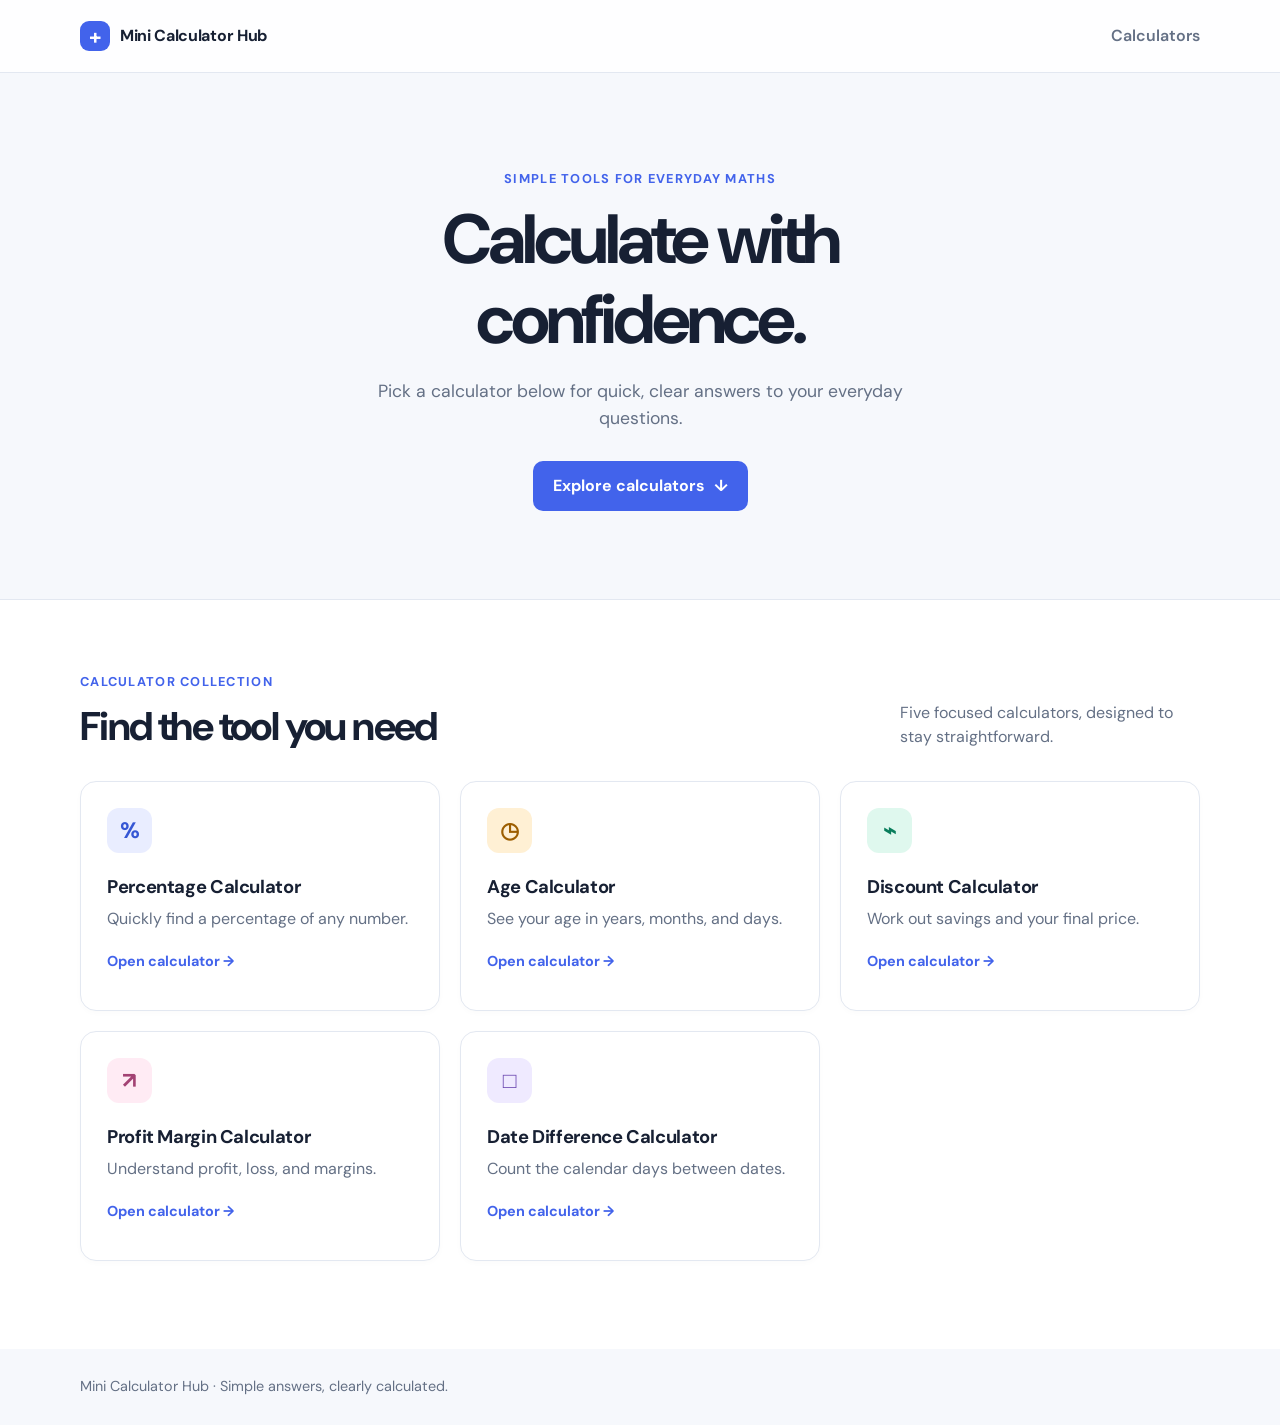
<file: index.html>
<!DOCTYPE html>
<html lang="en">
  <head>
    <meta charset="UTF-8" />
    <meta name="viewport" content="width=device-width, initial-scale=1.0" />
    <meta
      name="description"
      content="Mini Calculator Hub brings everyday calculations together in one simple place."
    />
    <title>Mini Calculator Hub</title>
    <link rel="preconnect" href="https://fonts.googleapis.com" />
    <link rel="preconnect" href="https://fonts.gstatic.com" crossorigin />
    <link
      href="https://fonts.googleapis.com/css2?family=DM+Sans:wght@400;500;600;700&display=swap"
      rel="stylesheet"
    />
    <link rel="stylesheet" href="style.css" />
    <script src="script.js" defer></script>
  </head>
  <body>
    <header class="site-header">
      <div class="container navigation">
        <a class="brand" href="index.html" aria-label="Mini Calculator Hub home">
          <span class="brand-mark" aria-hidden="true">+</span>
          <span>Mini Calculator Hub</span>
        </a>
        <a class="nav-link" href="#calculators">Calculators</a>
      </div>
    </header>

    <main>
      <section class="hero container" aria-labelledby="page-title">
        <p class="eyebrow">Simple tools for everyday maths</p>
        <h1 id="page-title">Calculate with confidence.</h1>
        <p class="hero-text">
          Pick a calculator below for quick, clear answers to your everyday questions.
        </p>
        <a class="button" href="#calculators">Explore calculators <span aria-hidden="true">↓</span></a>
      </section>

      <section class="calculators-section" id="calculators" aria-labelledby="calculators-title">
        <div class="container">
          <div class="section-heading">
            <div>
              <p class="eyebrow">Calculator collection</p>
              <h2 id="calculators-title">Find the tool you need</h2>
            </div>
            <p>Five focused calculators, designed to stay straightforward.</p>
          </div>

          <div class="calculator-grid">
            <a class="calculator-card percentage" href="percentage-calculator.html" aria-label="Open Percentage Calculator">
              <span class="card-icon" aria-hidden="true">%</span>
              <h3>Percentage Calculator</h3>
              <p>Quickly find a percentage of any number.</p>
              <span class="card-link">Open calculator <span aria-hidden="true">→</span></span>
            </a>

            <a class="calculator-card age" href="age-calculator.html" aria-label="Open Age Calculator">
              <span class="card-icon" aria-hidden="true">◷</span>
              <h3>Age Calculator</h3>
              <p>See your age in years, months, and days.</p>
              <span class="card-link">Open calculator <span aria-hidden="true">→</span></span>
            </a>

            <a class="calculator-card discount" href="discount-calculator.html" aria-label="Open Discount Calculator">
              <span class="card-icon" aria-hidden="true">⌁</span>
              <h3>Discount Calculator</h3>
              <p>Work out savings and your final price.</p>
              <span class="card-link">Open calculator <span aria-hidden="true">→</span></span>
            </a>

            <a class="calculator-card profit" href="profit-margin-calculator.html" aria-label="Open Profit Margin Calculator">
              <span class="card-icon" aria-hidden="true">↗</span>
              <h3>Profit Margin Calculator</h3>
              <p>Understand profit, loss, and margins.</p>
              <span class="card-link">Open calculator <span aria-hidden="true">→</span></span>
            </a>

            <a class="calculator-card date" href="date-difference-calculator.html" aria-label="Open Date Difference Calculator">
              <span class="card-icon" aria-hidden="true">□</span>
              <h3>Date Difference Calculator</h3>
              <p>Count the calendar days between dates.</p>
              <span class="card-link">Open calculator <span aria-hidden="true">→</span></span>
            </a>
          </div>
        </div>
      </section>
    </main>

    <footer class="site-footer">
      <div class="container">
        <p>Mini Calculator Hub <span aria-hidden="true">·</span> Simple answers, clearly calculated.</p>
      </div>
    </footer>
  </body>
</html>
</file>
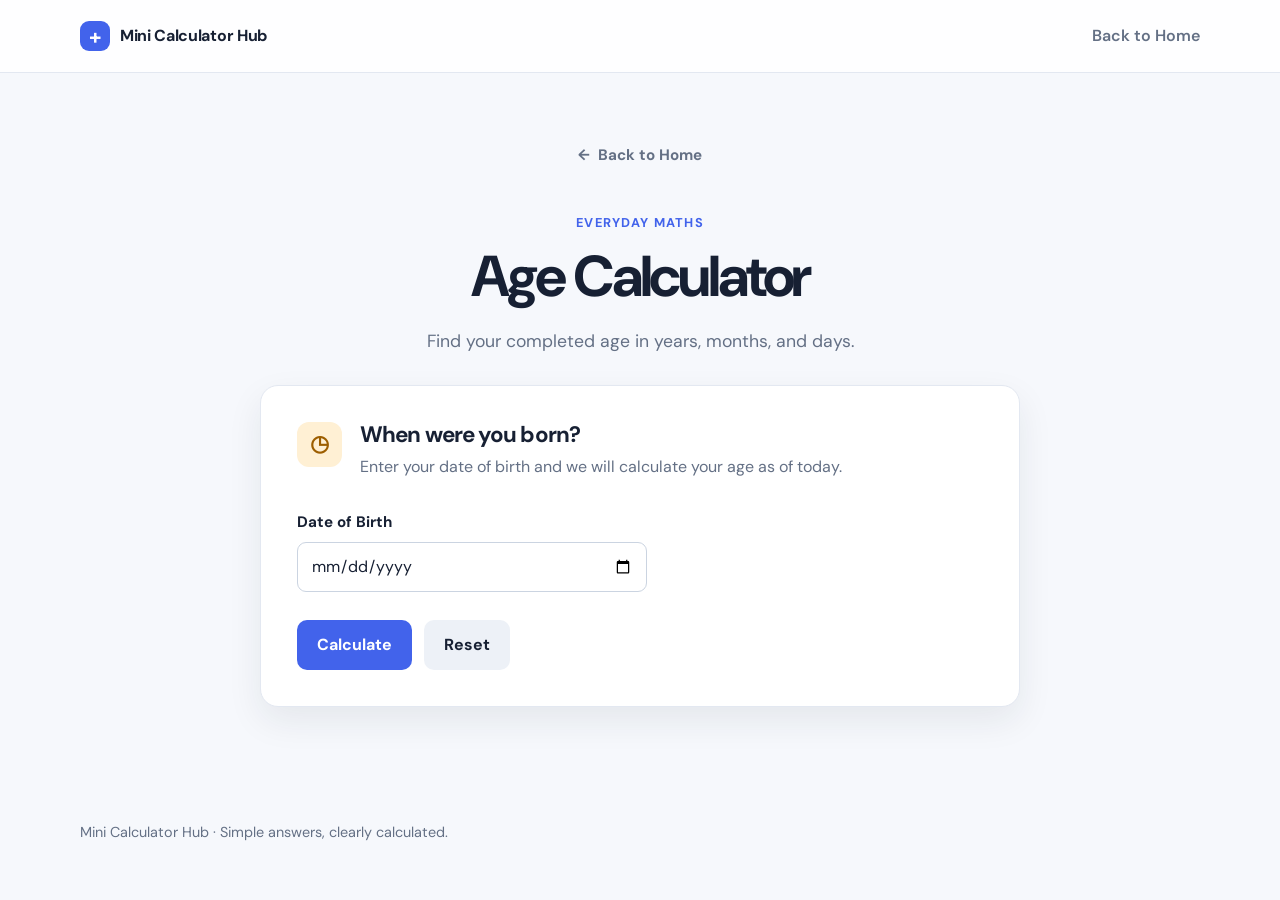
<file: age-calculator.html>
<!DOCTYPE html>
<html lang="en">
  <head>
    <meta charset="UTF-8" />
    <meta name="viewport" content="width=device-width, initial-scale=1.0" />
    <meta name="description" content="Calculate your age in years, months, and days with Mini Calculator Hub." />
    <title>Age Calculator | Mini Calculator Hub</title>
    <link rel="preconnect" href="https://fonts.googleapis.com" />
    <link rel="preconnect" href="https://fonts.gstatic.com" crossorigin />
    <link
      href="https://fonts.googleapis.com/css2?family=DM+Sans:wght@400;500;600;700&display=swap"
      rel="stylesheet"
    />
    <link rel="stylesheet" href="style.css" />
    <script src="script.js" defer></script>
  </head>
  <body>
    <header class="site-header">
      <div class="container navigation">
        <a class="brand" href="index.html" aria-label="Mini Calculator Hub home">
          <span class="brand-mark" aria-hidden="true">+</span>
          <span>Mini Calculator Hub</span>
        </a>
        <a class="nav-link" href="index.html">Back to Home</a>
      </div>
    </header>

    <main class="calculator-page">
      <section class="calculator-intro container" aria-labelledby="page-title">
        <a class="back-link" href="index.html"><span aria-hidden="true">←</span> Back to Home</a>
        <p class="eyebrow">Everyday maths</p>
        <h1 id="page-title">Age Calculator</h1>
        <p class="hero-text">Find your completed age in years, months, and days.</p>
      </section>

      <section class="calculator-area container" aria-labelledby="calculator-title">
        <div class="calculator-panel">
          <div class="panel-heading">
            <span class="card-icon age-icon" aria-hidden="true">◷</span>
            <div>
              <h2 id="calculator-title">When were you born?</h2>
              <p>Enter your date of birth and we will calculate your age as of today.</p>
            </div>
          </div>

          <form id="age-form" novalidate>
            <div class="form-grid form-grid-single">
              <div class="field-group">
                <label for="date-of-birth">Date of Birth</label>
                <input id="date-of-birth" name="date-of-birth" type="date" required />
              </div>
            </div>

            <div class="form-actions">
              <button class="button" type="submit">Calculate</button>
              <button class="button button-secondary" type="reset">Reset</button>
            </div>
          </form>

          <div id="age-result" class="result" role="status" aria-live="polite" hidden></div>
        </div>
      </section>
    </main>

    <footer class="site-footer">
      <div class="container">
        <p>Mini Calculator Hub <span aria-hidden="true">·</span> Simple answers, clearly calculated.</p>
      </div>
    </footer>
  </body>
</html>
</file>
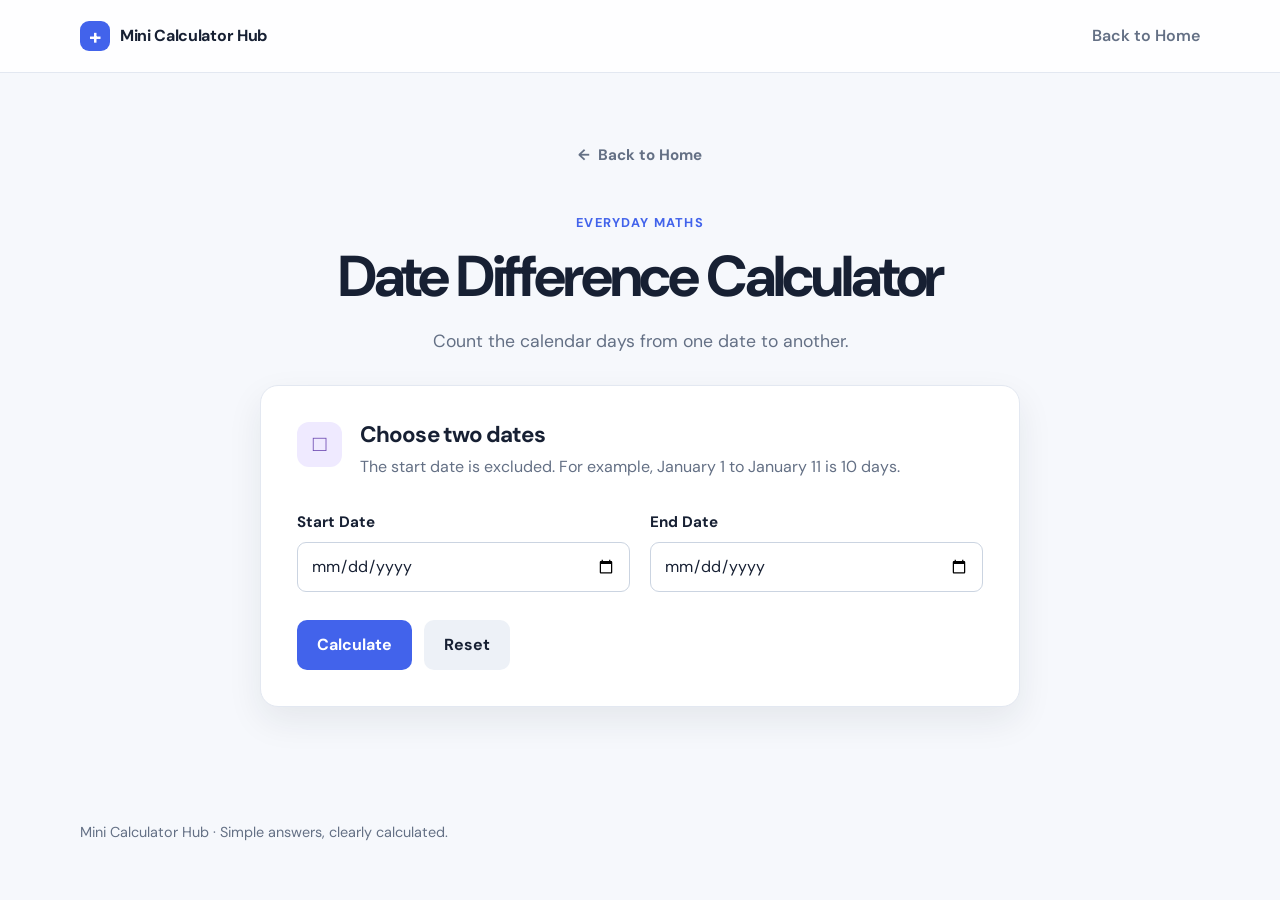
<file: date-difference-calculator.html>
<!DOCTYPE html>
<html lang="en">
  <head>
    <meta charset="UTF-8" />
    <meta name="viewport" content="width=device-width, initial-scale=1.0" />
    <meta name="description" content="Calculate the calendar days between two dates with Mini Calculator Hub." />
    <title>Date Difference Calculator | Mini Calculator Hub</title>
    <link rel="preconnect" href="https://fonts.googleapis.com" />
    <link rel="preconnect" href="https://fonts.gstatic.com" crossorigin />
    <link
      href="https://fonts.googleapis.com/css2?family=DM+Sans:wght@400;500;600;700&display=swap"
      rel="stylesheet"
    />
    <link rel="stylesheet" href="style.css" />
    <script src="script.js" defer></script>
  </head>
  <body>
    <header class="site-header">
      <div class="container navigation">
        <a class="brand" href="index.html" aria-label="Mini Calculator Hub home">
          <span class="brand-mark" aria-hidden="true">+</span>
          <span>Mini Calculator Hub</span>
        </a>
        <a class="nav-link" href="index.html">Back to Home</a>
      </div>
    </header>

    <main class="calculator-page">
      <section class="calculator-intro container" aria-labelledby="page-title">
        <a class="back-link" href="index.html"><span aria-hidden="true">←</span> Back to Home</a>
        <p class="eyebrow">Everyday maths</p>
        <h1 id="page-title">Date Difference Calculator</h1>
        <p class="hero-text">Count the calendar days from one date to another.</p>
      </section>

      <section class="calculator-area container" aria-labelledby="calculator-title">
        <div class="calculator-panel">
          <div class="panel-heading">
            <span class="card-icon date-icon" aria-hidden="true">□</span>
            <div>
              <h2 id="calculator-title">Choose two dates</h2>
              <p>The start date is excluded. For example, January 1 to January 11 is 10 days.</p>
            </div>
          </div>

          <form id="date-difference-form" novalidate>
            <div class="form-grid">
              <div class="field-group">
                <label for="start-date">Start Date</label>
                <input id="start-date" name="start-date" type="date" required />
              </div>
              <div class="field-group">
                <label for="end-date">End Date</label>
                <input id="end-date" name="end-date" type="date" required />
              </div>
            </div>

            <div class="form-actions">
              <button class="button" type="submit">Calculate</button>
              <button class="button button-secondary" type="reset">Reset</button>
            </div>
          </form>

          <div id="date-difference-result" class="result" role="status" aria-live="polite" hidden></div>
        </div>
      </section>
    </main>

    <footer class="site-footer">
      <div class="container">
        <p>Mini Calculator Hub <span aria-hidden="true">·</span> Simple answers, clearly calculated.</p>
      </div>
    </footer>
  </body>
</html>
</file>
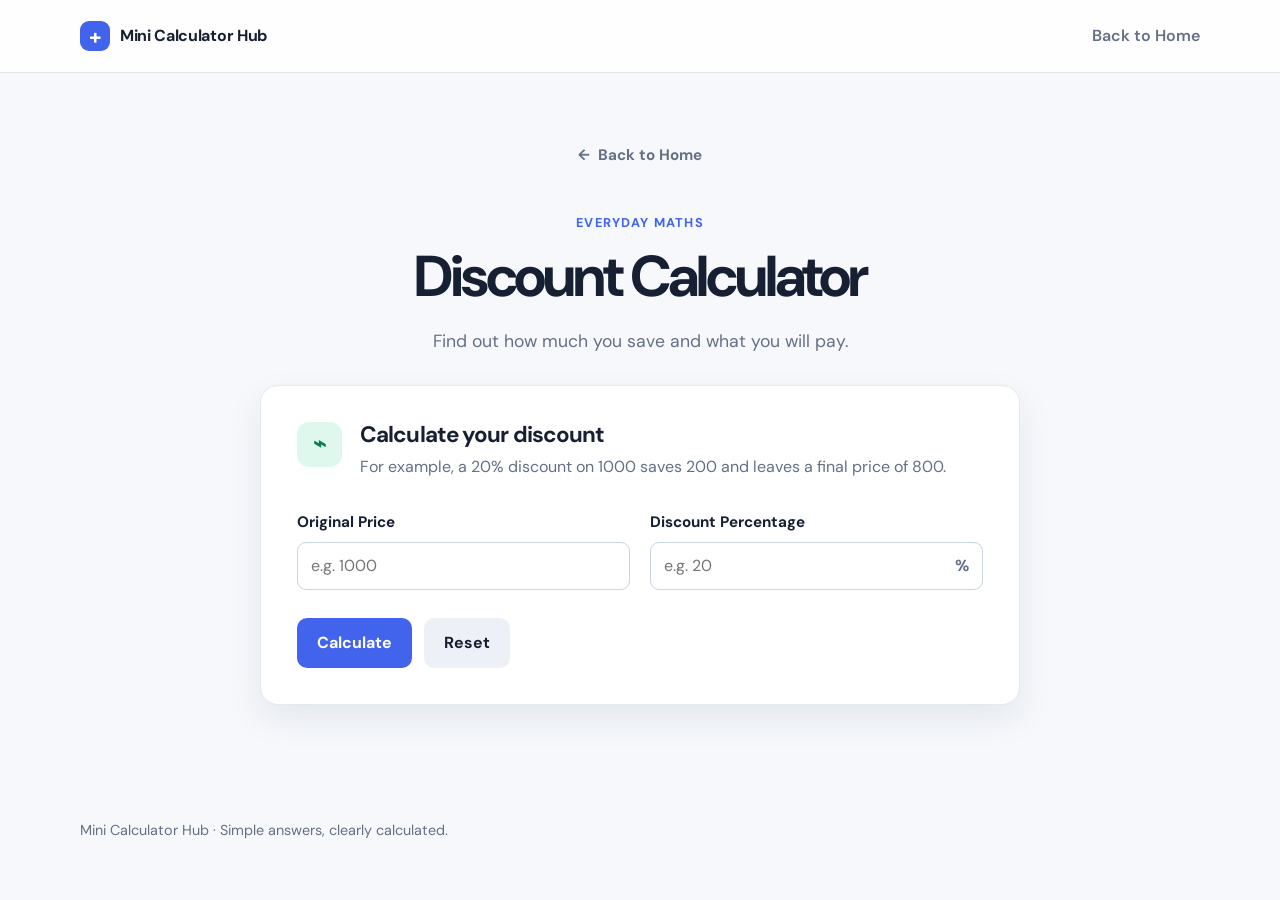
<file: discount-calculator.html>
<!DOCTYPE html>
<html lang="en">
  <head>
    <meta charset="UTF-8" />
    <meta name="viewport" content="width=device-width, initial-scale=1.0" />
    <meta name="description" content="Calculate a discount amount and final price with Mini Calculator Hub." />
    <title>Discount Calculator | Mini Calculator Hub</title>
    <link rel="preconnect" href="https://fonts.googleapis.com" />
    <link rel="preconnect" href="https://fonts.gstatic.com" crossorigin />
    <link
      href="https://fonts.googleapis.com/css2?family=DM+Sans:wght@400;500;600;700&display=swap"
      rel="stylesheet"
    />
    <link rel="stylesheet" href="style.css" />
    <script src="script.js" defer></script>
  </head>
  <body>
    <header class="site-header">
      <div class="container navigation">
        <a class="brand" href="index.html" aria-label="Mini Calculator Hub home">
          <span class="brand-mark" aria-hidden="true">+</span>
          <span>Mini Calculator Hub</span>
        </a>
        <a class="nav-link" href="index.html">Back to Home</a>
      </div>
    </header>

    <main class="calculator-page">
      <section class="calculator-intro container" aria-labelledby="page-title">
        <a class="back-link" href="index.html"><span aria-hidden="true">←</span> Back to Home</a>
        <p class="eyebrow">Everyday maths</p>
        <h1 id="page-title">Discount Calculator</h1>
        <p class="hero-text">Find out how much you save and what you will pay.</p>
      </section>

      <section class="calculator-area container" aria-labelledby="calculator-title">
        <div class="calculator-panel">
          <div class="panel-heading">
            <span class="card-icon discount-icon" aria-hidden="true">⌁</span>
            <div>
              <h2 id="calculator-title">Calculate your discount</h2>
              <p>For example, a 20% discount on 1000 saves 200 and leaves a final price of 800.</p>
            </div>
          </div>

          <form id="discount-form" novalidate>
            <div class="form-grid">
              <div class="field-group">
                <label for="original-price">Original Price</label>
                <input id="original-price" name="original-price" type="number" min="0" step="any" placeholder="e.g. 1000" inputmode="decimal" required />
              </div>
              <div class="field-group">
                <label for="discount-percentage">Discount Percentage</label>
                <div class="input-with-suffix">
                  <input id="discount-percentage" name="discount-percentage" type="number" min="0" max="100" step="any" placeholder="e.g. 20" inputmode="decimal" required />
                  <span aria-hidden="true">%</span>
                </div>
              </div>
            </div>

            <div class="form-actions">
              <button class="button" type="submit">Calculate</button>
              <button class="button button-secondary" type="reset">Reset</button>
            </div>
          </form>

          <div id="discount-result" class="result" role="status" aria-live="polite" hidden></div>
        </div>
      </section>
    </main>

    <footer class="site-footer">
      <div class="container">
        <p>Mini Calculator Hub <span aria-hidden="true">·</span> Simple answers, clearly calculated.</p>
      </div>
    </footer>
  </body>
</html>
</file>
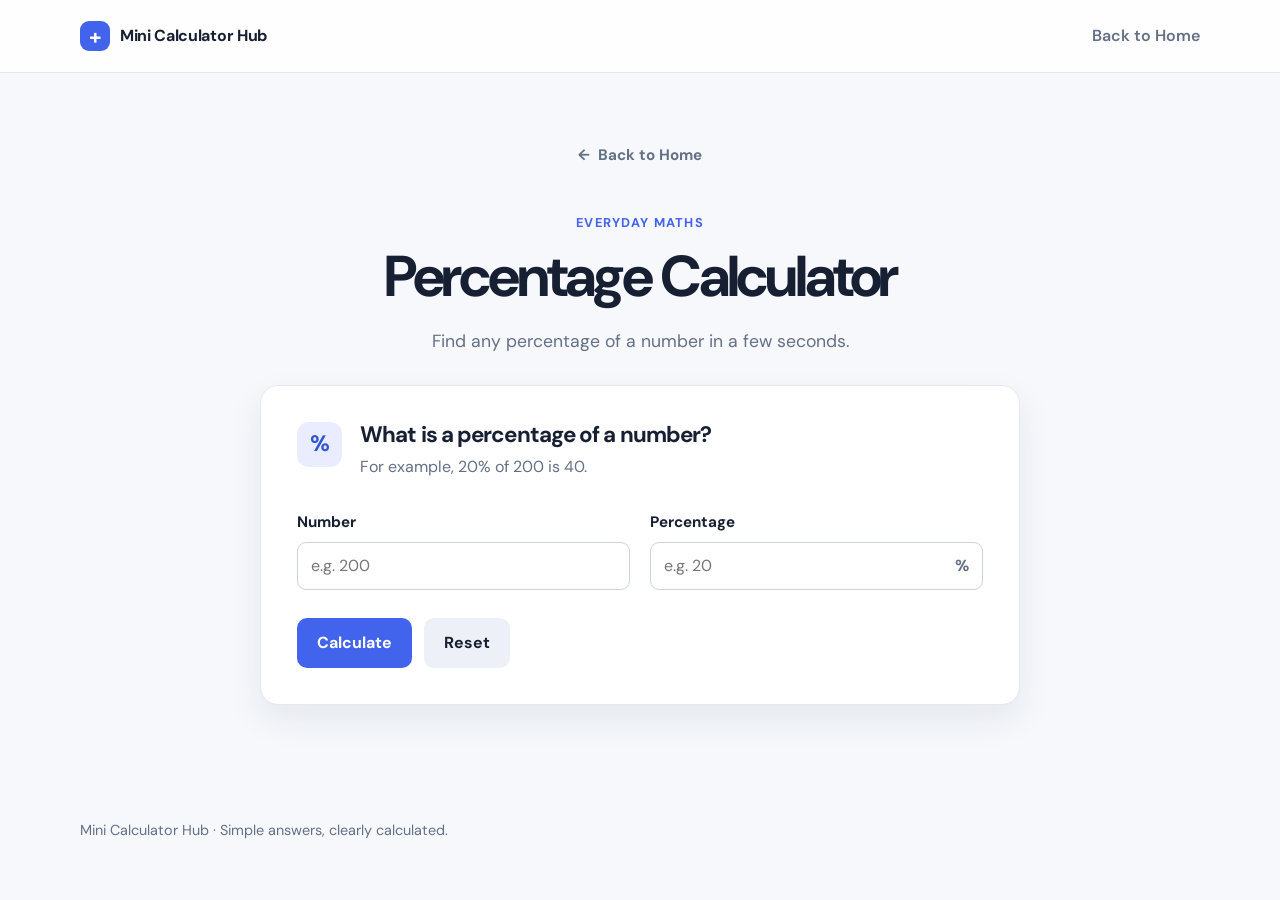
<file: percentage-calculator.html>
<!DOCTYPE html>
<html lang="en">
  <head>
    <meta charset="UTF-8" />
    <meta name="viewport" content="width=device-width, initial-scale=1.0" />
    <meta
      name="description"
      content="Calculate a percentage of any number with Mini Calculator Hub."
    />
    <title>Percentage Calculator | Mini Calculator Hub</title>
    <link rel="preconnect" href="https://fonts.googleapis.com" />
    <link rel="preconnect" href="https://fonts.gstatic.com" crossorigin />
    <link
      href="https://fonts.googleapis.com/css2?family=DM+Sans:wght@400;500;600;700&display=swap"
      rel="stylesheet"
    />
    <link rel="stylesheet" href="style.css" />
    <script src="script.js" defer></script>
  </head>
  <body>
    <header class="site-header">
      <div class="container navigation">
        <a class="brand" href="index.html" aria-label="Mini Calculator Hub home">
          <span class="brand-mark" aria-hidden="true">+</span>
          <span>Mini Calculator Hub</span>
        </a>
        <a class="nav-link" href="index.html">Back to Home</a>
      </div>
    </header>

    <main class="calculator-page">
      <section class="calculator-intro container" aria-labelledby="page-title">
        <a class="back-link" href="index.html"><span aria-hidden="true">←</span> Back to Home</a>
        <p class="eyebrow">Everyday maths</p>
        <h1 id="page-title">Percentage Calculator</h1>
        <p class="hero-text">Find any percentage of a number in a few seconds.</p>
      </section>

      <section class="calculator-area container" aria-labelledby="calculator-title">
        <div class="calculator-panel">
          <div class="panel-heading">
            <span class="card-icon percentage-icon" aria-hidden="true">%</span>
            <div>
              <h2 id="calculator-title">What is a percentage of a number?</h2>
              <p>For example, 20% of 200 is 40.</p>
            </div>
          </div>

          <form id="percentage-form" novalidate>
            <div class="form-grid">
              <div class="field-group">
                <label for="number">Number</label>
                <input id="number" name="number" type="number" step="any" placeholder="e.g. 200" inputmode="decimal" required />
              </div>
              <div class="field-group">
                <label for="percentage">Percentage</label>
                <div class="input-with-suffix">
                  <input id="percentage" name="percentage" type="number" step="any" placeholder="e.g. 20" inputmode="decimal" required />
                  <span aria-hidden="true">%</span>
                </div>
              </div>
            </div>

            <div class="form-actions">
              <button class="button" type="submit">Calculate</button>
              <button class="button button-secondary" type="reset">Reset</button>
            </div>
          </form>

          <div id="percentage-result" class="result" role="status" aria-live="polite" hidden></div>
        </div>
      </section>
    </main>

    <footer class="site-footer">
      <div class="container">
        <p>Mini Calculator Hub <span aria-hidden="true">·</span> Simple answers, clearly calculated.</p>
      </div>
    </footer>
  </body>
</html>
</file>
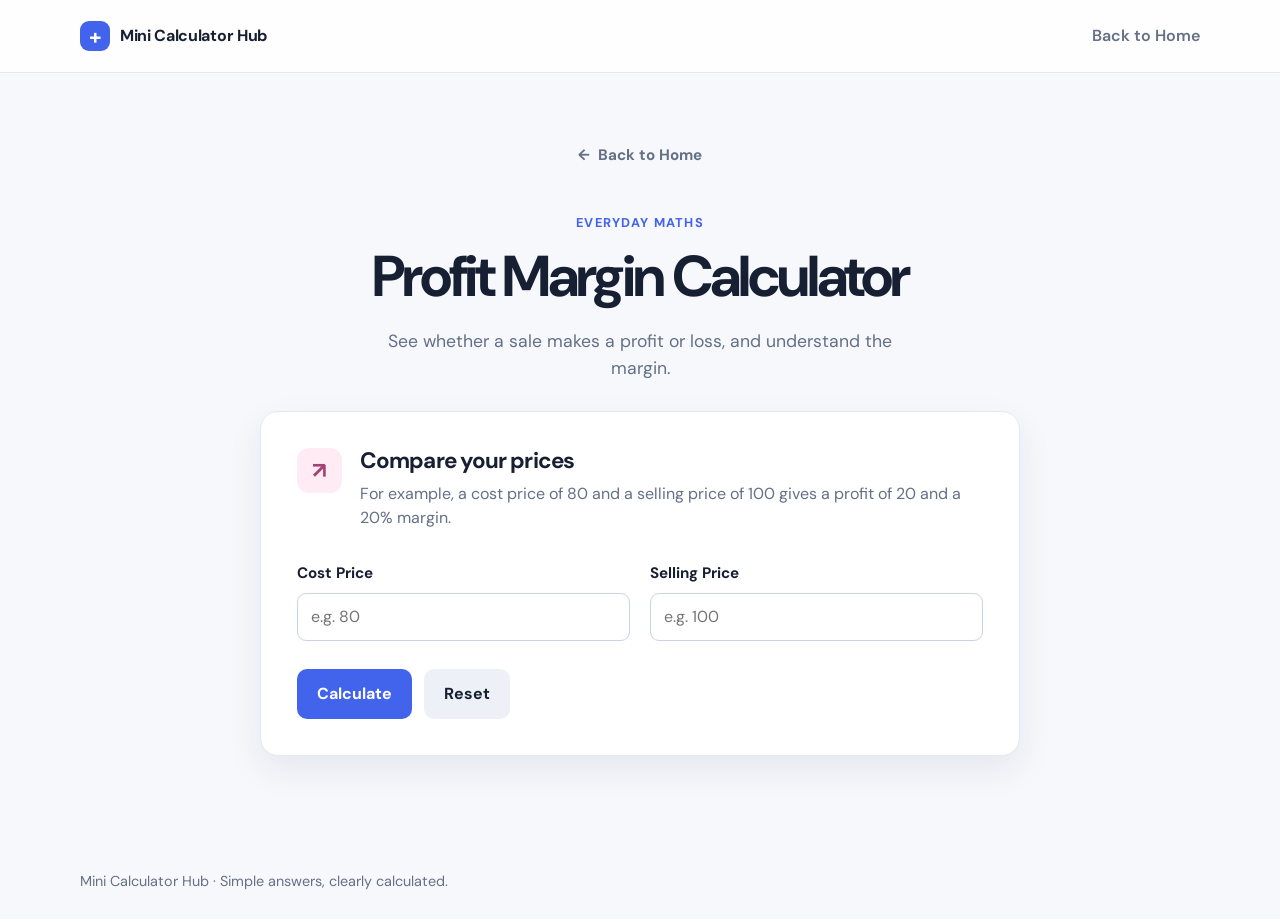
<file: profit-margin-calculator.html>
<!DOCTYPE html>
<html lang="en">
  <head>
    <meta charset="UTF-8" />
    <meta name="viewport" content="width=device-width, initial-scale=1.0" />
    <meta name="description" content="Calculate profit, loss, and profit margin with Mini Calculator Hub." />
    <title>Profit Margin Calculator | Mini Calculator Hub</title>
    <link rel="preconnect" href="https://fonts.googleapis.com" />
    <link rel="preconnect" href="https://fonts.gstatic.com" crossorigin />
    <link
      href="https://fonts.googleapis.com/css2?family=DM+Sans:wght@400;500;600;700&display=swap"
      rel="stylesheet"
    />
    <link rel="stylesheet" href="style.css" />
    <script src="script.js" defer></script>
  </head>
  <body>
    <header class="site-header">
      <div class="container navigation">
        <a class="brand" href="index.html" aria-label="Mini Calculator Hub home">
          <span class="brand-mark" aria-hidden="true">+</span>
          <span>Mini Calculator Hub</span>
        </a>
        <a class="nav-link" href="index.html">Back to Home</a>
      </div>
    </header>

    <main class="calculator-page">
      <section class="calculator-intro container" aria-labelledby="page-title">
        <a class="back-link" href="index.html"><span aria-hidden="true">←</span> Back to Home</a>
        <p class="eyebrow">Everyday maths</p>
        <h1 id="page-title">Profit Margin Calculator</h1>
        <p class="hero-text">See whether a sale makes a profit or loss, and understand the margin.</p>
      </section>

      <section class="calculator-area container" aria-labelledby="calculator-title">
        <div class="calculator-panel">
          <div class="panel-heading">
            <span class="card-icon profit-icon" aria-hidden="true">↗</span>
            <div>
              <h2 id="calculator-title">Compare your prices</h2>
              <p>For example, a cost price of 80 and a selling price of 100 gives a profit of 20 and a 20% margin.</p>
            </div>
          </div>

          <form id="profit-margin-form" novalidate>
            <div class="form-grid">
              <div class="field-group">
                <label for="cost-price">Cost Price</label>
                <input id="cost-price" name="cost-price" type="number" min="0" step="any" placeholder="e.g. 80" inputmode="decimal" required />
              </div>
              <div class="field-group">
                <label for="selling-price">Selling Price</label>
                <input id="selling-price" name="selling-price" type="number" min="0" step="any" placeholder="e.g. 100" inputmode="decimal" required />
              </div>
            </div>

            <div class="form-actions">
              <button class="button" type="submit">Calculate</button>
              <button class="button button-secondary" type="reset">Reset</button>
            </div>
          </form>

          <div id="profit-margin-result" class="result" role="status" aria-live="polite" hidden></div>
        </div>
      </section>
    </main>

    <footer class="site-footer">
      <div class="container">
        <p>Mini Calculator Hub <span aria-hidden="true">·</span> Simple answers, clearly calculated.</p>
      </div>
    </footer>
  </body>
</html>
</file>
<file: style.css>
:root {
  --ink: #172033;
  --muted: #647085;
  --surface: #ffffff;
  --background: #f6f8fc;
  --line: #e3e8f1;
  --blue: #4263eb;
  --blue-dark: #314dca;
  --shadow: 0 14px 35px rgba(23, 32, 51, 0.08);
}

* {
  box-sizing: border-box;
}

html {
  scroll-behavior: smooth;
}

body {
  margin: 0;
  min-width: 320px;
  color: var(--ink);
  background: var(--background);
  font-family: "DM Sans", Arial, sans-serif;
  line-height: 1.5;
}

a {
  color: inherit;
  text-decoration: none;
}

.container {
  width: min(1120px, calc(100% - 40px));
  margin: 0 auto;
}

.site-header {
  background: rgba(255, 255, 255, 0.9);
  border-bottom: 1px solid var(--line);
}

.navigation {
  display: flex;
  align-items: center;
  justify-content: space-between;
  min-height: 72px;
}

.brand {
  display: inline-flex;
  align-items: center;
  gap: 10px;
  font-weight: 700;
  letter-spacing: -0.02em;
}

.brand-mark {
  display: grid;
  width: 30px;
  height: 30px;
  place-items: center;
  color: white;
  background: var(--blue);
  border-radius: 9px;
  font-size: 1.35rem;
}

.nav-link {
  color: var(--muted);
  font-weight: 600;
}

.nav-link:hover {
  color: var(--blue);
}

.brand:focus-visible,
.nav-link:focus-visible,
.back-link:focus-visible,
.button:focus-visible {
  outline: 3px solid rgba(66, 99, 235, 0.5);
  outline-offset: 3px;
}

.hero {
  padding: 96px 0 88px;
  text-align: center;
}

.eyebrow {
  margin: 0 0 12px;
  color: var(--blue);
  font-size: 0.8rem;
  font-weight: 700;
  letter-spacing: 0.1em;
  text-transform: uppercase;
}

h1,
h2,
h3,
p {
  margin-top: 0;
}

h1,
h2,
h3 {
  line-height: 1.15;
}

h1 {
  max-width: 680px;
  margin: 0 auto 18px;
  font-size: clamp(2.35rem, 6vw, 4.35rem);
  letter-spacing: -0.055em;
}

.hero-text {
  max-width: 560px;
  margin: 0 auto 30px;
  color: var(--muted);
  font-size: 1.1rem;
}

.button {
  display: inline-flex;
  align-items: center;
  gap: 9px;
  padding: 13px 20px;
  color: white;
  background: var(--blue);
  border-radius: 10px;
  font-weight: 700;
  transition: background 160ms ease, transform 160ms ease;
}

.button:hover {
  background: var(--blue-dark);
  transform: translateY(-2px);
}

.calculators-section {
  padding: 72px 0 88px;
  background: var(--surface);
  border-top: 1px solid var(--line);
}

.section-heading {
  display: flex;
  align-items: end;
  justify-content: space-between;
  gap: 32px;
  margin-bottom: 32px;
}

h2 {
  margin-bottom: 0;
  font-size: clamp(1.8rem, 4vw, 2.5rem);
  letter-spacing: -0.04em;
}

.section-heading > p {
  max-width: 300px;
  margin: 0;
  color: var(--muted);
}

.calculator-grid {
  display: grid;
  grid-template-columns: repeat(3, 1fr);
  gap: 20px;
}

.calculator-card {
  min-height: 230px;
  padding: 26px;
  background: var(--surface);
  border: 1px solid var(--line);
  border-radius: 16px;
  box-shadow: 0 2px 6px rgba(23, 32, 51, 0.02);
  transition: border-color 160ms ease, box-shadow 160ms ease, transform 160ms ease;
}

.calculator-card:hover,
.calculator-card:focus-visible {
  border-color: #b8c5ff;
  box-shadow: var(--shadow);
  outline: none;
  transform: translateY(-4px);
}

.card-icon {
  display: grid;
  width: 45px;
  height: 45px;
  margin-bottom: 24px;
  place-items: center;
  border-radius: 12px;
  font-size: 1.4rem;
  font-weight: 700;
}

.percentage .card-icon { color: #3556d4; background: #e9edff; }
.age .card-icon { color: #9d5e00; background: #fff0d4; }
.discount .card-icon { color: #087d5b; background: #dff8ee; }
.profit .card-icon { color: #a34273; background: #ffebf4; }
.date .card-icon { color: #6e4bb2; background: #efeaff; }

h3 {
  margin-bottom: 9px;
  font-size: 1.15rem;
  letter-spacing: -0.02em;
}

.calculator-card p {
  margin-bottom: 18px;
  color: var(--muted);
}

.card-link {
  color: var(--blue);
  font-size: 0.9rem;
  font-weight: 700;
}

.site-footer {
  padding: 27px 0;
  color: var(--muted);
  font-size: 0.9rem;
}

.site-footer p {
  margin: 0;
}

.calculator-page {
  padding: 70px 0 88px;
}

.calculator-intro {
  max-width: 760px;
  text-align: center;
}

.calculator-intro h1 {
  font-size: clamp(2.2rem, 5vw, 3.6rem);
}

.back-link {
  display: inline-flex;
  align-items: center;
  gap: 8px;
  margin-bottom: 46px;
  color: var(--muted);
  font-size: 0.95rem;
  font-weight: 700;
}

.back-link:hover {
  color: var(--blue);
}

.calculator-area {
  max-width: 760px;
}

.calculator-panel {
  padding: 36px;
  background: var(--surface);
  border: 1px solid var(--line);
  border-radius: 18px;
  box-shadow: var(--shadow);
}

.panel-heading {
  display: flex;
  align-items: flex-start;
  gap: 18px;
  margin-bottom: 32px;
}

.percentage-icon {
  flex: 0 0 auto;
  margin: 0;
  color: #3556d4;
  background: #e9edff;
}

.age-icon {
  flex: 0 0 auto;
  margin: 0;
  color: #9d5e00;
  background: #fff0d4;
}

.discount-icon {
  flex: 0 0 auto;
  margin: 0;
  color: #087d5b;
  background: #dff8ee;
}

.profit-icon {
  flex: 0 0 auto;
  margin: 0;
  color: #a34273;
  background: #ffebf4;
}

.date-icon {
  flex: 0 0 auto;
  margin: 0;
  color: #6e4bb2;
  background: #efeaff;
}

.panel-heading h2 {
  margin-bottom: 8px;
  font-size: 1.4rem;
}

.panel-heading p {
  margin-bottom: 0;
  color: var(--muted);
}

.form-grid {
  display: grid;
  grid-template-columns: 1fr 1fr;
  gap: 20px;
}

.form-grid-single {
  grid-template-columns: minmax(0, 350px);
}

.field-group label {
  display: block;
  margin-bottom: 8px;
  font-size: 0.95rem;
  font-weight: 700;
}

.field-group input {
  width: 100%;
  min-height: 48px;
  padding: 11px 13px;
  color: var(--ink);
  background: var(--surface);
  border: 1px solid #cbd4e1;
  border-radius: 9px;
  font: inherit;
}

.field-group input:focus {
  border-color: var(--blue);
  outline: 3px solid rgba(66, 99, 235, 0.16);
}

.input-with-suffix {
  position: relative;
}

.input-with-suffix input {
  padding-right: 40px;
}

.input-with-suffix span {
  position: absolute;
  top: 50%;
  right: 14px;
  color: var(--muted);
  font-weight: 700;
  pointer-events: none;
  transform: translateY(-50%);
}

.form-actions {
  display: flex;
  flex-wrap: wrap;
  gap: 12px;
  margin-top: 28px;
}

button {
  border: 0;
  cursor: pointer;
  font: inherit;
}

.button-secondary {
  color: var(--ink);
  background: #edf1f7;
}

.button-secondary:hover {
  background: #e1e7f0;
}

.result {
  margin-top: 28px;
  padding: 18px;
  border: 1px solid #cbd6ff;
  border-radius: 10px;
  color: #243c9b;
  background: #eef1ff;
  font-size: 1.05rem;
  white-space: pre-line;
}

.result strong {
  color: var(--ink);
}

.result.error {
  border-color: #f4c5c5;
  color: #9d2727;
  background: #fff0f0;
}

@media (max-width: 800px) {
  .calculator-grid {
    grid-template-columns: repeat(2, 1fr);
  }
}

@media (max-width: 560px) {
  .container {
    width: min(100% - 32px, 1120px);
  }

  .navigation {
    min-height: 64px;
  }

  .nav-link {
    font-size: 0.9rem;
  }

  .hero {
    padding: 70px 0 64px;
  }

  .calculator-page {
    padding: 48px 0 64px;
  }

  .back-link {
    margin-bottom: 34px;
  }

  .calculator-panel {
    padding: 24px 20px;
  }

  .panel-heading {
    gap: 14px;
    margin-bottom: 26px;
  }

  .form-grid {
    grid-template-columns: 1fr;
    gap: 18px;
  }

  .section-heading {
    display: block;
    margin-bottom: 24px;
  }

  .section-heading > p {
    margin-top: 12px;
  }

  .calculators-section {
    padding: 56px 0 64px;
  }

  .calculator-grid {
    grid-template-columns: 1fr;
    gap: 14px;
  }

  .calculator-card {
    min-height: auto;
    padding: 22px;
  }

  .card-icon {
    margin-bottom: 18px;
  }
}
</file>
